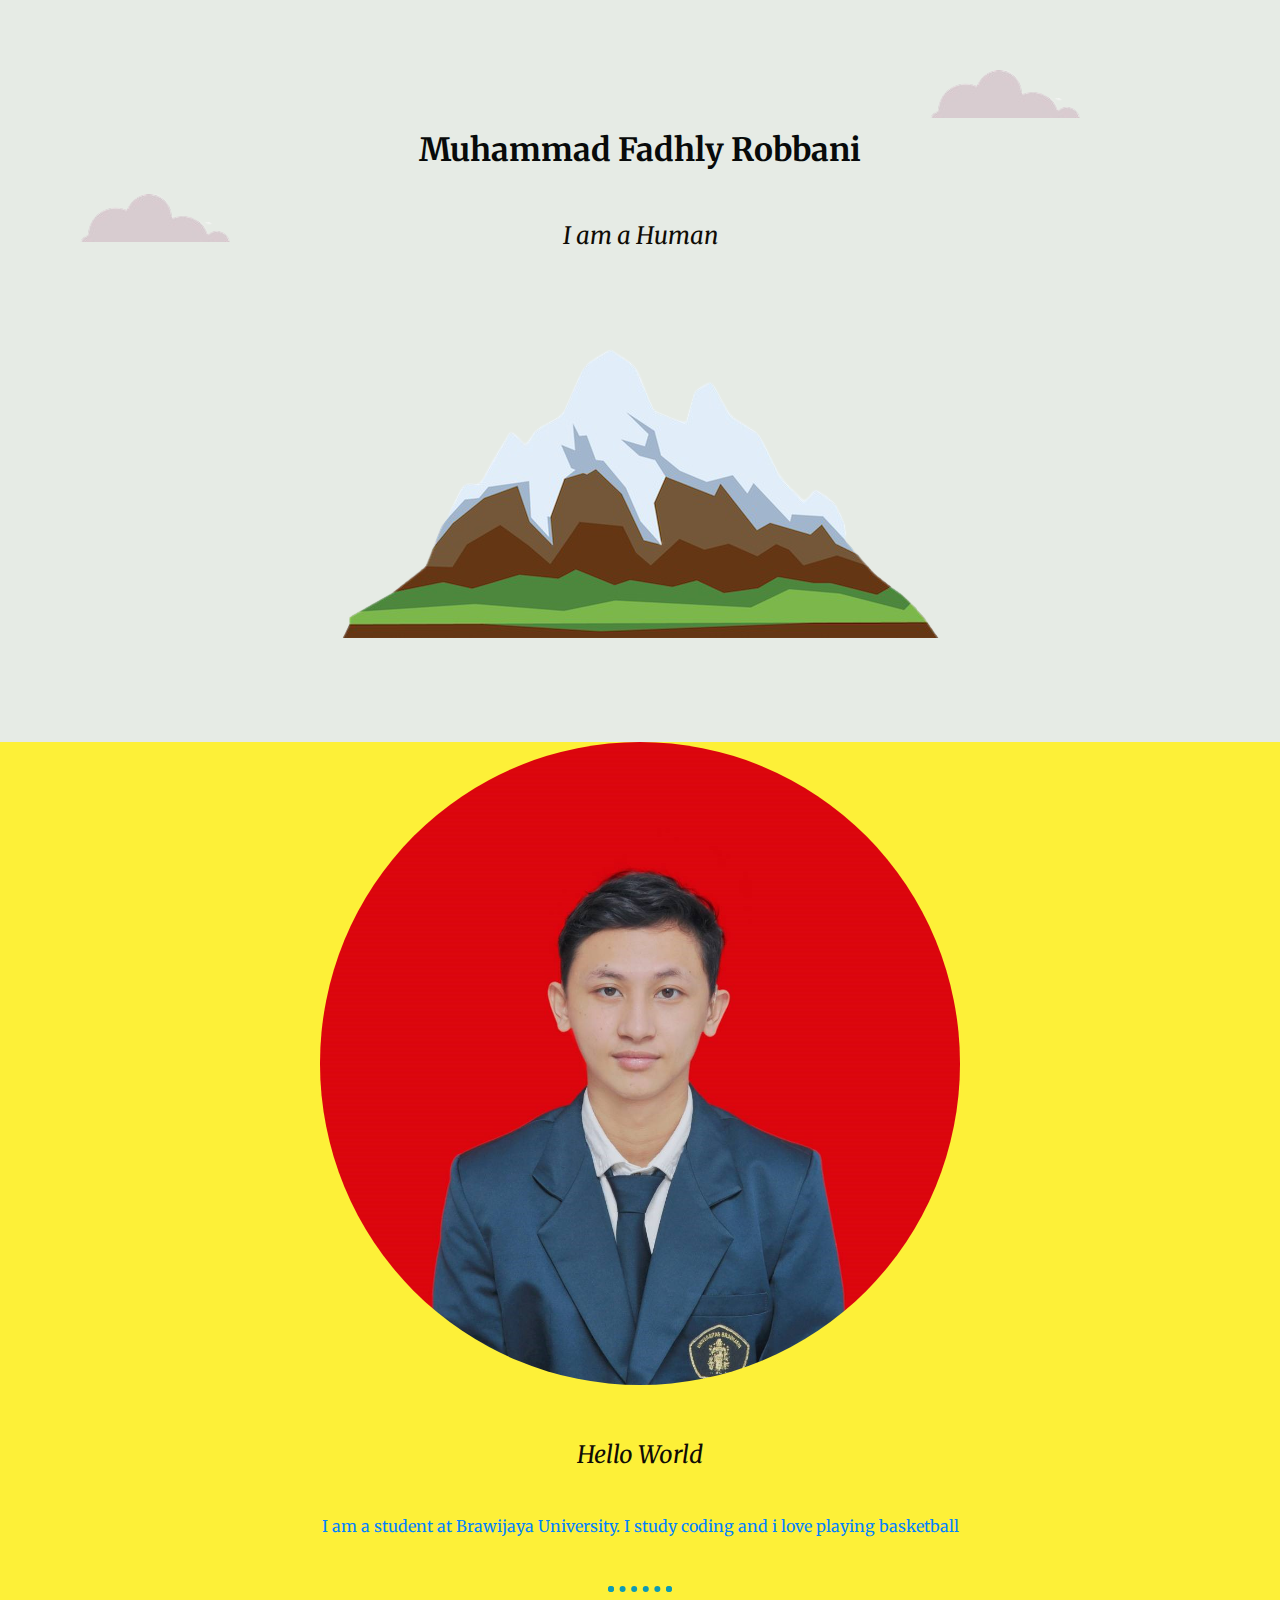
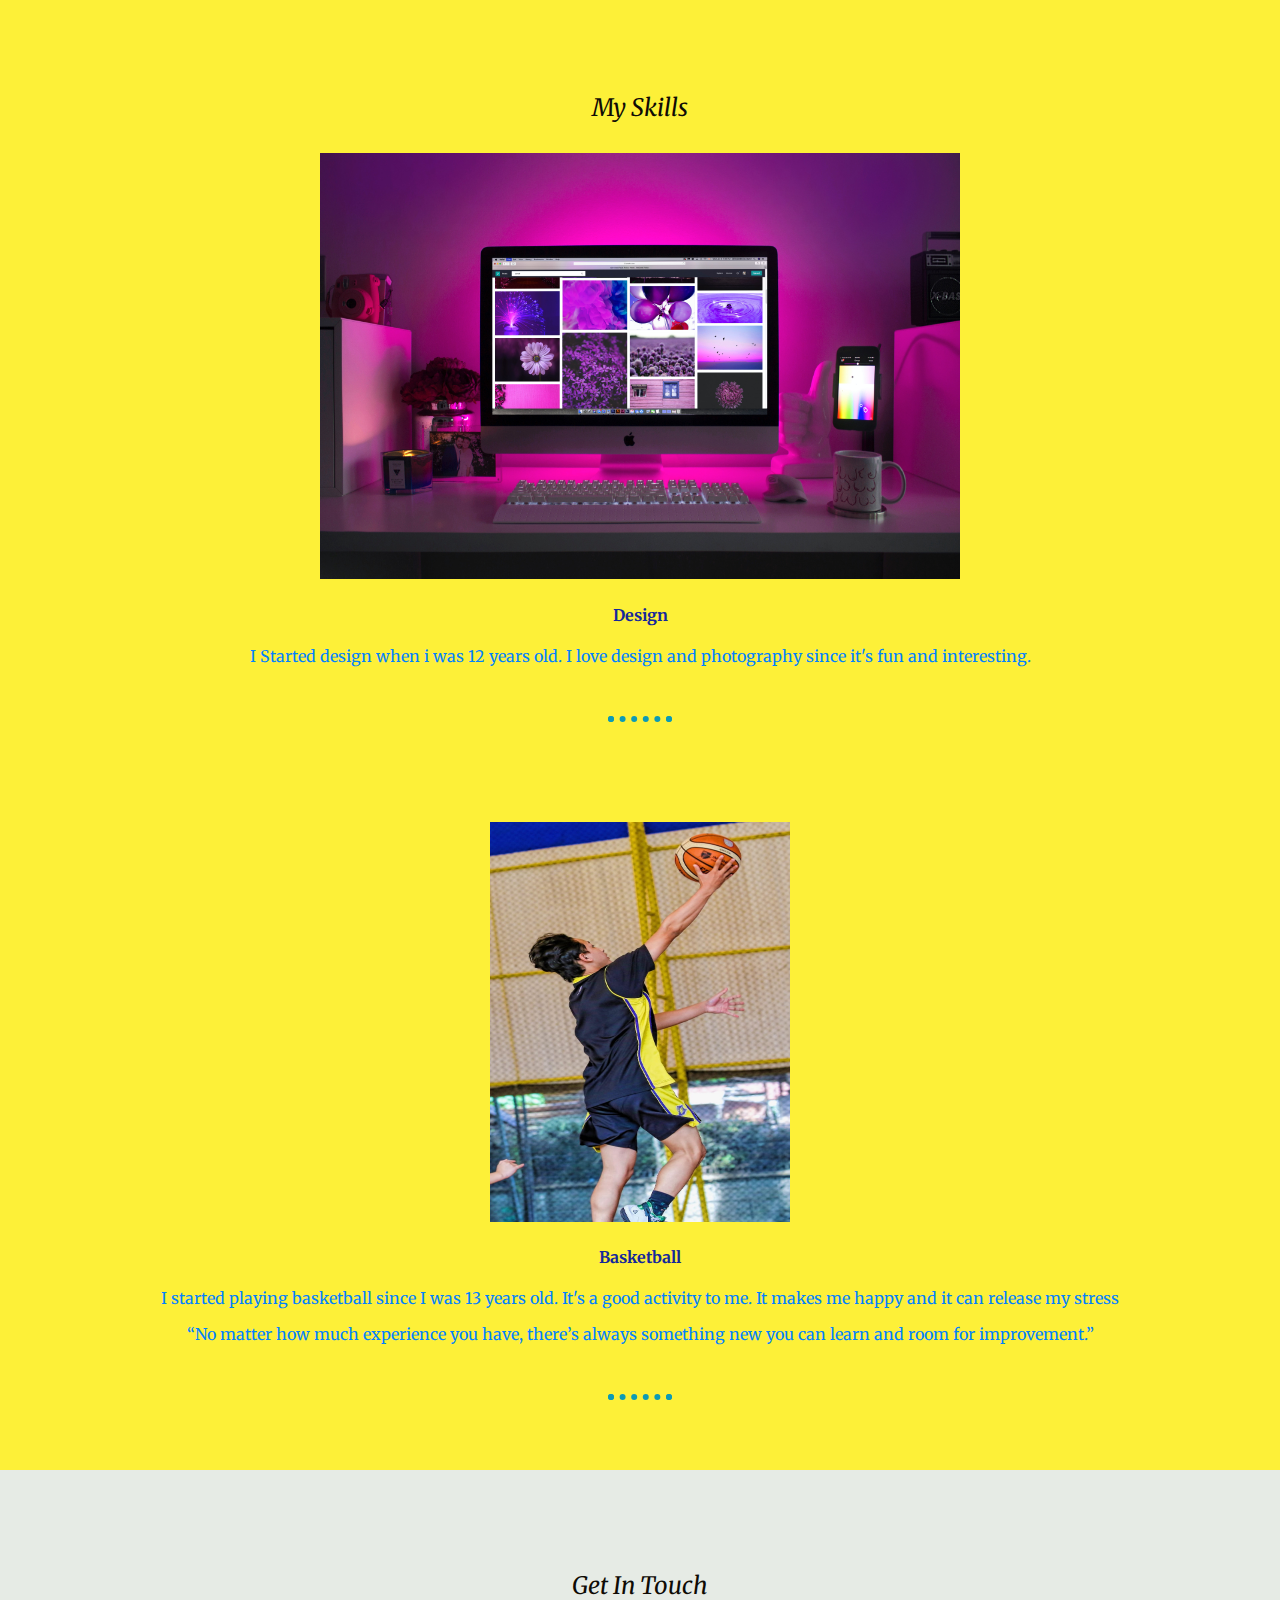
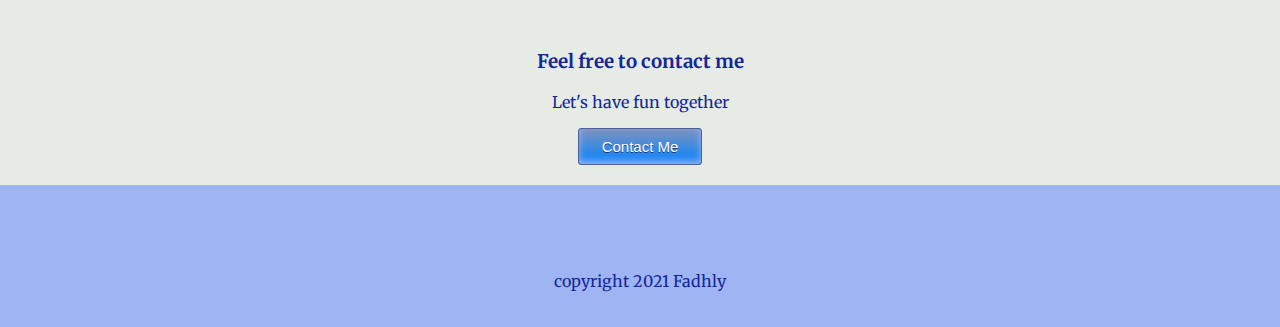
<file: index.html>
<!DOCTYPE html>
<html lang="en">
<head>
    <meta charset="UTF-8">
    <meta http-equiv="X-UA-Compatible" content="IE=edge">
    <meta name="viewport" content="width=device-width, initial-scale=1.0">
    <title>Fadhly</title>

    <link rel="icon" href="5145.jpg">
    <link rel="stylesheet" href="style.css">
    <link rel="preconnect" href="https://fonts.googleapis.com">
    <link rel="preconnect" href="https://fonts.gstatic.com" crossorigin>
<link href="https://fonts.googleapis.com/css2?family=Bonheur+Royale&family=Merriweather&family=Oswald&display=swap" rel="stylesheet">
<link rel="stylesheet" href="https://cdnjs.cloudflare.com/ajax/libs/font-awesome/6.0.0-beta2/css/all.min.css" integrity="sha512-YWzhKL2whUzgiheMoBFwW8CKV4qpHQAEuvilg9FAn5VJUDwKZZxkJNuGM4XkWuk94WCrrwslk8yWNGmY1EduTA==" crossorigin="anonymous" referrerpolicy="no-referrer" />
</head>
<body>
    <div class="top-container">
        <img class="top-cloud" src="cloud.png" alt="" /> 
        <div>
            <h1>Muhammad Fadhly Robbani</h1>
            <h2>I am a Human</h2>
        </div>
        <img class="bottom-cloud" src="cloud.png" alt="">
        <img class="mountain" src="mountain.png" alt="">
    </div>

    <div class="middle-container">
        <div class="profile">
            <img class='image-1' src="5145.jpg" alt="">
            <h2>Hello World</h2>
            <p>
                I am a student at Brawijaya University. I study coding and i love playing basketball
            </p>
        </div>
        <hr>
        <div class="skill">
        <h2>My Skills</h2>
        <div class="skill-row">
            <img class='image-2' src="design.jpg" alt="">
            <h4>Design</h4>
            <p>
                I Started design when i was 12 years old. I love design and photography since it's fun and interesting.
            </p>
        </div>
        <hr>
        <div class="skill-row"> 

            <img class='image-3' src="bsket.jpeg" alt="">
            <h4>Basketball</h4>
            <p>I started playing basketball since I was 13 years old. It's a good activity to me. It makes me happy and it can release my stress</p>
            <p>“No matter how much experience you have, there’s always something new you can learn and room for improvement.”</p>
        </div>
    </div>
        <hr class="hr-2">
        <br>
    </div>
    
    <div class="contact-me">
        <h2>Get In Touch</h2>
        <H3>Feel free to contact me</H3>
        <p>Let's have fun together</p>
        <a href="Contact.html" target="_blank" class="myButton">Contact Me</a>
    </div>
    <br>
    <div class="bottom-container">
        <a href="https://www.instagram.com/mufadhlyrobbani_4/" target="_blank" class="footer-link"><i class="fab fa-instagram 5X"></i></a>
        <a href="" class="footer-link"><i class="fab fa-facebook"></i></a>
        <a href="https://wa.me/6285921722974" target="_blank" class="footer-link"><i class="fab fa-whatsapp"></i></a>
        <p class="copyright">copyright 2021 Fadhly</p>
    </div>


</body>
</html>
</file>
<file: style.css>
body {
    color: #14279B;
    background-color: #e6ebe5;
    margin: 0;
    text-align: center;
    font-family: 'Merriweather', serif;
    padding: 0;
    margin: 0;
}
h1 {
    color: rgb(8, 10, 10);
    font-size: 32px;
    margin: 50px auto 0 auto;
    font-family: 'Merriweather', serif;
    
}
h2 {
    color: rgb(15, 11, 5);
    font-size: 24px;
    margin: 50px auto 0 auto;
    font-family: 'Merriweather', serif;
    font-weight: normal;
    padding-bottom: 30px;
    font-style: italic;
}
.top-container {
    background-color: antiquewhite;
    position: relative;
    padding-top: 80px;

}
.top-cloud {
    position: absolute;
    right: 200px;
    top: 70px;
}
.bottom-cloud {
    position: absolute;
    left: 80px;
    bottom: 400px;

}
.middle-container {
    background-color: #fdf038;
    margin: 100px 0;

}
.middle-container .image-1 {
    border-radius: 100%;
    width: 50%;
    height: 50%;
}
.middle-container p {
    color: #0181ff;
}
hr {
    border: dotted #0d9bb4 6px;
    border-bottom: none;
    width: 4%;
    margin: 50px auto 100px;
   
}
.hr-2{
    margin-bottom: 50px !important;
}
.skill-row{

}
.image-2{
    width: 50%;
    height: 50%;
}
.image-3{
    width: 300px;
    height:400px;
}
.myButton {
	box-shadow:inset 0px -3px 7px 0px #9fb4f2;
	background:linear-gradient(to bottom, #7892c2 5%, #0181ff 100%);
	background-color:#0181ff;
	border-radius:3px;
	border:1px solid #4e6096;
	display:inline-block;
	cursor:pointer;
	color:#ffffff;
	font-family:Arial;
	font-size:15px;
	padding:9px 23px;
	text-decoration:none;
	text-shadow:0px 1px 0px #283966;
}
.myButton:hover {
	background:linear-gradient(to bottom, #0181ff,#00b6ff);
	background-color:#0181ff;
}
.myButton:active {
	position:relative;
	top:1px;
}
.contact-me{
    background-color: #e6ebe5;
}
.top-container{
    background-color: #e6ebe5;
}
.bottom-container{
    background-color: #9fb4f2;
    padding: 50px 0 20px 0;
}
.footer-link{
    text-decoration: none;
    margin: 10px 20px 10px 20px;
    color: black;
}
.footer-link:hover{
    color: #e6ebe5;
}
</file>
